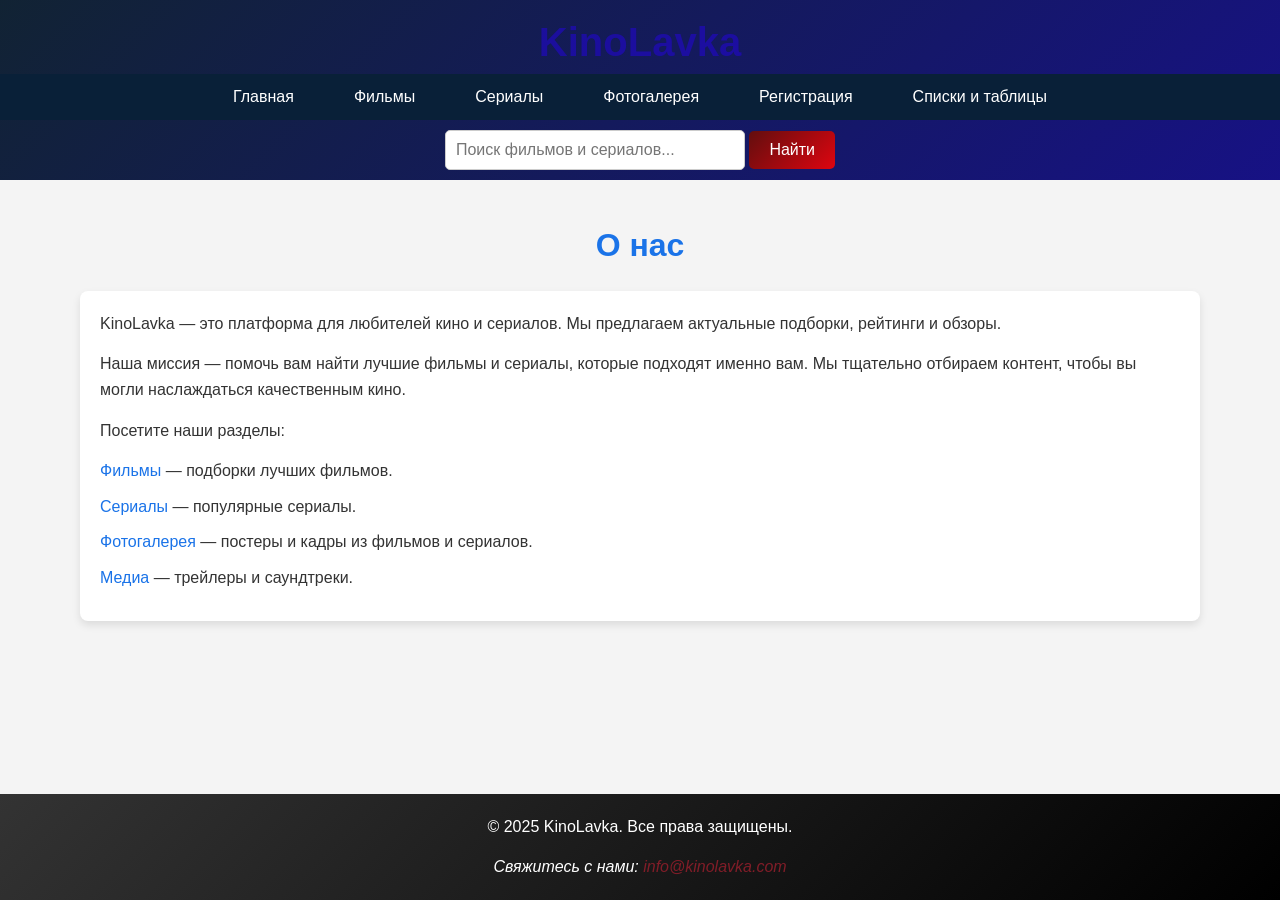
<file: about.html>
<!DOCTYPE html>
<html lang="ru">
<head>
    <meta charset="UTF-8">
    <meta name="viewport" content="width=device-width, initial-scale=1.0">
    <title>KinoLavka - О нас</title>
    <link rel="stylesheet" href="styles.css">
</head>
<body>
    <header>
        <h1>KinoLavka</h1>
        <nav>
            <ul>
                <li><a href="index.html">Главная</a></li>
                <li><a href="films.html">Фильмы</a></li>
                <li><a href="series.html">Сериалы</a></li>
                <li><a href="gallery.html">Фотогалерея</a></li>
                <li><a href="registration.html">Регистрация</a></li>
                <li><a href="lists-tables.html">Списки и таблицы</a></li>
            </ul>
        </nav>
        <div class="search">
            <input type="text" placeholder="Поиск фильмов и сериалов...">
            <button>Найти</button>
        </div>
    </header>

    <main>
        <h2>О нас</h2>
        <section class="about">
            <p>KinoLavka — это платформа для любителей кино и сериалов. Мы предлагаем актуальные подборки, рейтинги и обзоры.</p>
            <p>Наша миссия — помочь вам найти лучшие фильмы и сериалы, которые подходят именно вам. Мы тщательно отбираем контент, чтобы вы могли наслаждаться качественным кино.</p>
            <p>Посетите наши разделы:</p>
            <ul>
                <li><a href="films.html">Фильмы</a> — подборки лучших фильмов.</li>
                <li><a href="series.html">Сериалы</a> — популярные сериалы.</li>
                <li><a href="gallery.html">Фотогалерея</a> — постеры и кадры из фильмов и сериалов.</li>
                <li><a href="media.html">Медиа</a> — трейлеры и саундтреки.</li>
            </ul>
        </section>
    </main>

    <footer>
        <p>&copy; 2025 KinoLavka. Все права защищены.</p>
        <address>
            Свяжитесь с нами: <a href="mailto:info@kinolavka.com">info@kinolavka.com</a>
        </address>
    </footer>

<script>
        document.addEventListener('DOMContentLoaded', function() {
            // Общие обработчики для всех страниц
            
            // Анимация при наведении на навигационные ссылки
            const navLinks = document.querySelectorAll('nav ul li a');
            navLinks.forEach(link => {
                link.addEventListener('mouseenter', function() {
                    this.style.transform = 'scale(1.1)';
                });
                link.addEventListener('mouseleave', function() {
                    this.style.transform = 'scale(1)';
                });
            });
        
            // Обработка поиска
            const searchForm = document.querySelector('.search');
            if (searchForm) {
                searchForm.addEventListener('submit', function(e) {
                    e.preventDefault();
                    const query = this.querySelector('input').value.trim();
                    if (query) {
                        alert(`Вы искали: ${query}\nПоиск будет реализован в будущем!`);
                        this.querySelector('input').value = '';
                    }
                });
            }
        
            // Подсветка активной страницы в навигации
            const currentPage = location.pathname.split('/').pop();
            navLinks.forEach(link => {
                if (link.getAttribute('href') === currentPage) {
                    link.classList.add('active');
                    link.style.fontWeight = 'bold';
                }
            });
        
            // Анимация карточек фильмов/сериалов
            const cards = document.querySelectorAll('.card');
            cards.forEach(card => {
                card.addEventListener('mouseenter', function() {
                    this.style.transform = 'translateY(-10px)';
                    this.style.boxShadow = '0 10px 20px rgba(0,0,0,0.2)';
                });
                card.addEventListener('mouseleave', function() {
                    this.style.transform = 'translateY(0)';
                    this.style.boxShadow = '0 4px 8px rgba(0,0,0,0.1)';
                });
            });
        
            // Обработка кликов по карточкам
            cards.forEach(card => {
                card.addEventListener('click', function(e) {
                    if (!e.target.classList.contains('btn')) {
                        const link = this.querySelector('a.btn');
                        if (link) window.location.href = link.href;
                    }
                });
            });
        });
</script>
</body>
</html>
</file>
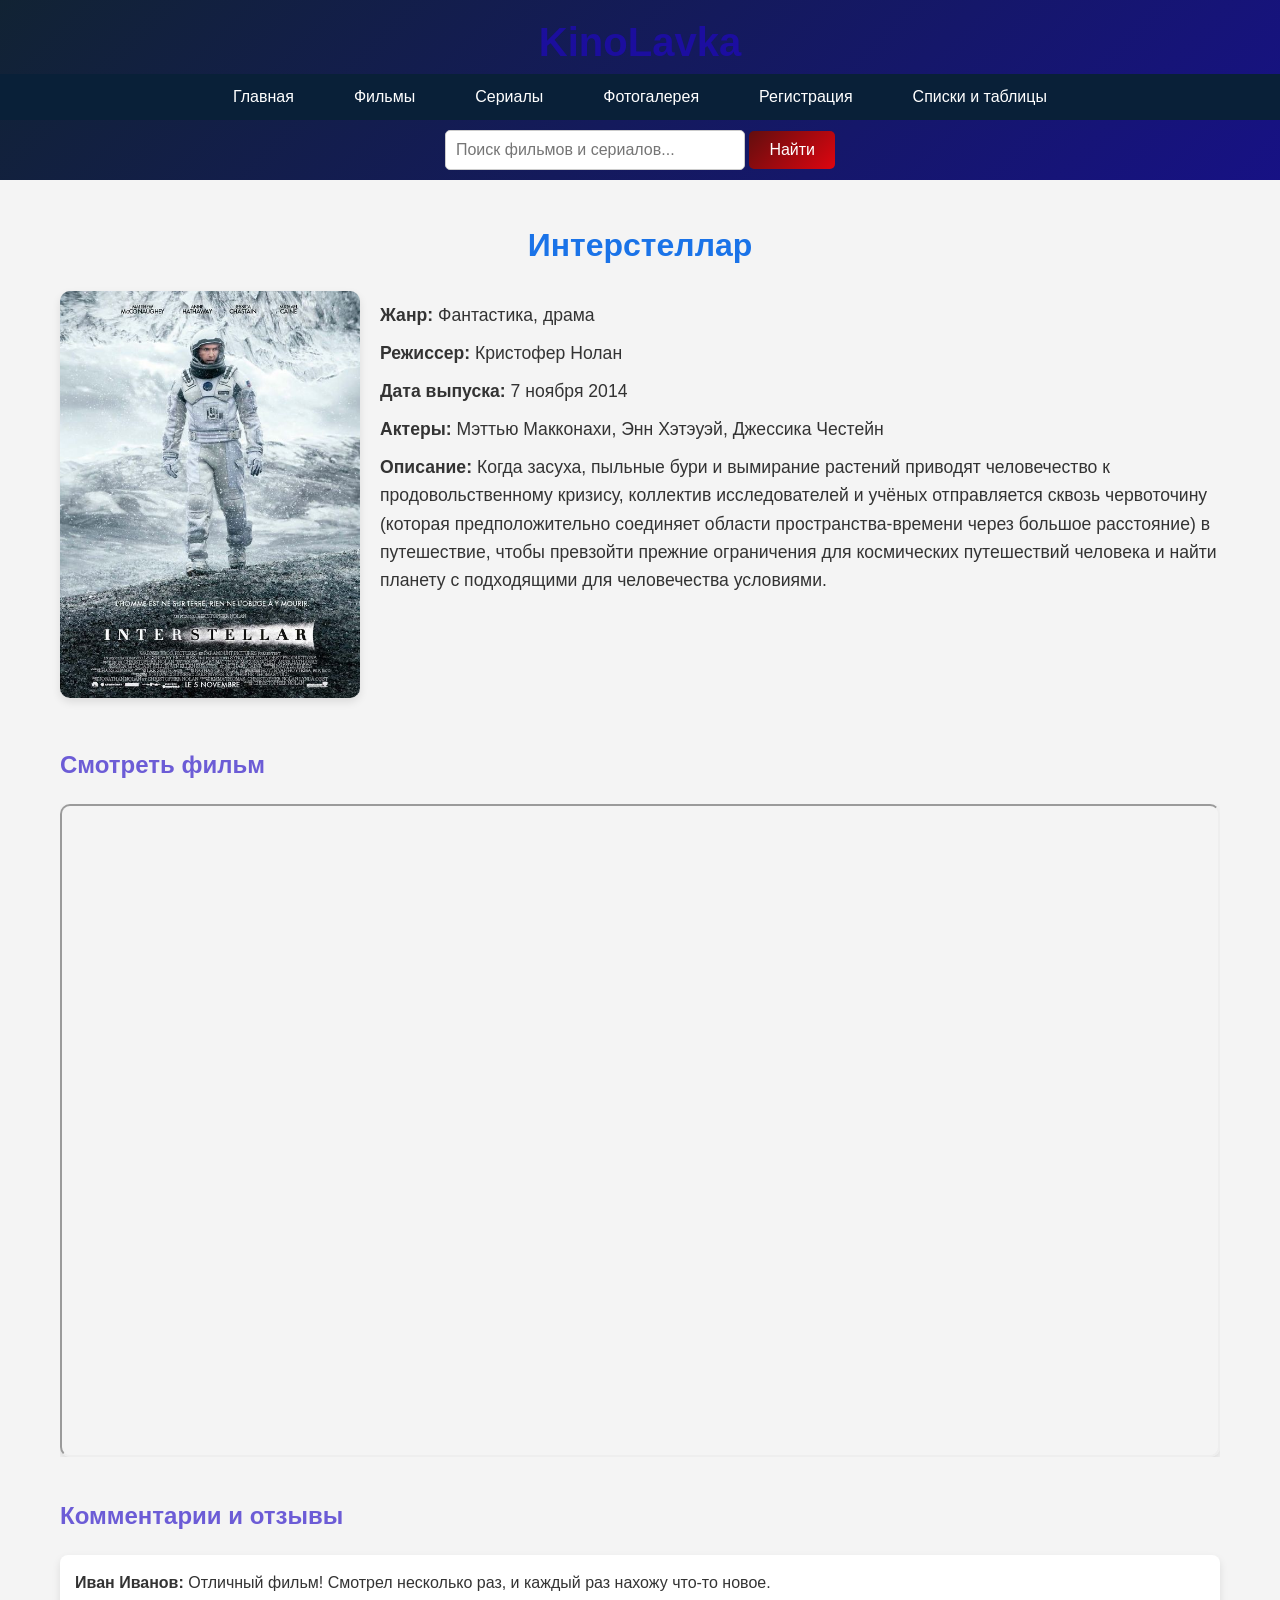
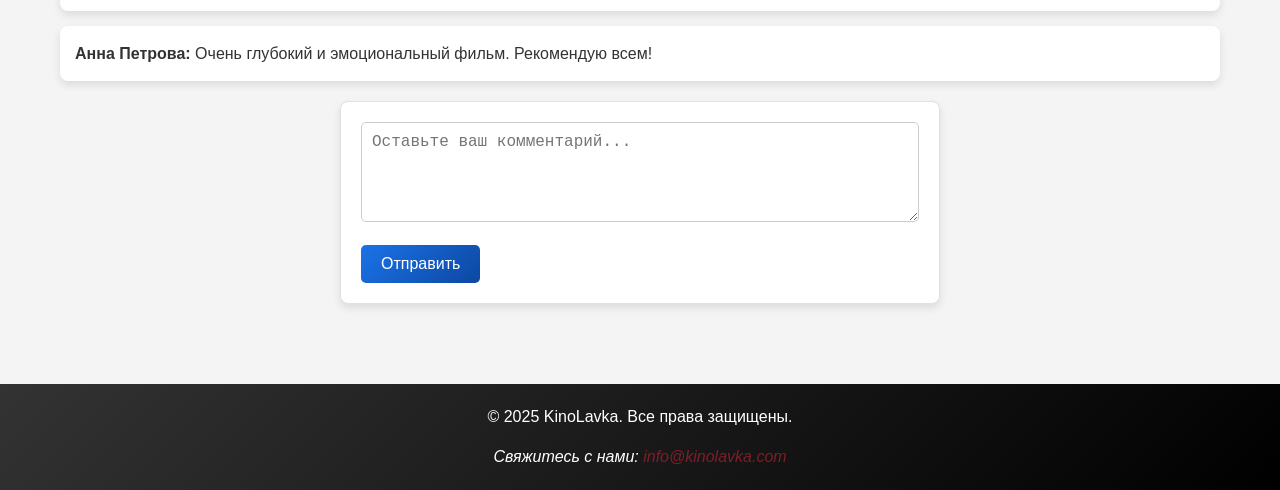
<file: film-interstellar.html>
<!DOCTYPE html>
<html lang="ru">
<head>
    <meta charset="UTF-8">
    <meta name="viewport" content="width=device-width, initial-scale=1.0">
    <title>KinoLavka - Интерстеллар</title>
    <link rel="stylesheet" href="styles.css">
</head>
<body>
    <header>
        <h1>KinoLavka</h1>
        <nav>
            <ul>
                <li><a href="index.html">Главная</a></li>
                <li><a href="films.html">Фильмы</a></li>
                <li><a href="series.html">Сериалы</a></li>
                <li><a href="gallery.html">Фотогалерея</a></li>
                <li><a href="registration.html">Регистрация</a></li>
                <li><a href="lists-tables.html">Списки и таблицы</a></li>
            </ul>
        </nav>
        <div class="search">
            <input type="text" placeholder="Поиск фильмов и сериалов...">
            <button>Найти</button>
        </div>
    </header>

    <main class="film-page">
        <h2>Интерстеллар</h2>
        <div class="film-details">
            <div class="film-poster">
                <img src="images/interstellar.jpg" alt="Интерстеллар" loading="lazy">
            </div>
            <div class="film-info">
                <p><strong>Жанр:</strong> Фантастика, драма</p>
                <p><strong>Режиссер:</strong> Кристофер Нолан</p>
                <p><strong>Дата выпуска:</strong> 7 ноября 2014</p>
                <p><strong>Актеры:</strong> Мэттью Макконахи, Энн Хэтэуэй, Джессика Честейн</p>
                <p><strong>Описание:</strong> Когда засуха, пыльные бури и вымирание растений приводят человечество к продовольственному кризису, коллектив исследователей и учёных отправляется сквозь червоточину (которая предположительно соединяет области пространства-времени через большое расстояние) в путешествие, чтобы превзойти прежние ограничения для космических путешествий человека и найти планету с подходящими для человечества условиями.</p>
            </div>
        </div>

        <div class="watch-film">
            <h3>Смотреть фильм</h3>
            <div class="video-container">
                <iframe 
                    src="https://www.youtube.com/embed/zSWdZVtXT7E" 
                    title="Интерстеллар" 
                    allow="accelerometer; autoplay; clipboard-write; encrypted-media; gyroscope; picture-in-picture" 
                    allowfullscreen>
                </iframe>
            </div>
        </div>

        <div class="comments">
            <h3>Комментарии и отзывы</h3>
            <div class="comment">
                <p><strong>Иван Иванов:</strong> Отличный фильм! Смотрел несколько раз, и каждый раз нахожу что-то новое.</p>
            </div>
            <div class="comment">
                <p><strong>Анна Петрова:</strong> Очень глубокий и эмоциональный фильм. Рекомендую всем!</p>
            </div>
            <form class="add-comment">
                <textarea placeholder="Оставьте ваш комментарий..." required></textarea>
                <button type="submit">Отправить</button>
            </form>
        </div>
    </main>

    <footer>
        <p>&copy; 2025 KinoLavka. Все права защищены.</p>
        <address>
            Свяжитесь с нами: <a href="mailto:info@kinolavka.com">info@kinolavka.com</a>
        </address>
    </footer>

<script>

// Обработка комментариев
const commentForm = document.querySelector('.add-comment');
if (commentForm) {
    commentForm.addEventListener('submit', function(e) {
        e.preventDefault();
        const text = this.querySelector('textarea').value.trim();
        if (text) {
            const commentsSection = document.querySelector('.comments');
            const newComment = document.createElement('div');
            newComment.className = 'comment';
            newComment.innerHTML = `<p><strong>Новый пользователь:</strong> ${text}</p>`;
            commentsSection.insertBefore(newComment, commentForm);
            this.querySelector('textarea').value = '';
            
            // Анимация нового комментария
            newComment.style.opacity = '0';
            setTimeout(() => {
                newComment.style.transition = 'opacity 0.5s ease';
                newComment.style.opacity = '1';
            }, 10);
        }
    });
}

// Обработка видео
const videoIframe = document.querySelector('.video-container iframe');
if (videoIframe) {
    videoIframe.addEventListener('mouseenter', function() {
        this.style.transform = 'scale(1.02)';
    });
    videoIframe.addEventListener('mouseleave', function() {
        this.style.transform = 'scale(1)';
    });
}

        document.addEventListener('DOMContentLoaded', function() {
            // Общие обработчики для всех страниц
            
            // Анимация при наведении на навигационные ссылки
            const navLinks = document.querySelectorAll('nav ul li a');
            navLinks.forEach(link => {
                link.addEventListener('mouseenter', function() {
                    this.style.transform = 'scale(1.1)';
                });
                link.addEventListener('mouseleave', function() {
                    this.style.transform = 'scale(1)';
                });
            });
        
            // Обработка поиска
            const searchForm = document.querySelector('.search');
            if (searchForm) {
                searchForm.addEventListener('submit', function(e) {
                    e.preventDefault();
                    const query = this.querySelector('input').value.trim();
                    if (query) {
                        alert(`Вы искали: ${query}\nПоиск будет реализован в будущем!`);
                        this.querySelector('input').value = '';
                    }
                });
            }
        
            // Подсветка активной страницы в навигации
            const currentPage = location.pathname.split('/').pop();
            navLinks.forEach(link => {
                if (link.getAttribute('href') === currentPage) {
                    link.classList.add('active');
                    link.style.fontWeight = 'bold';
                }
            });
        
            // Анимация карточек фильмов/сериалов
            const cards = document.querySelectorAll('.card');
            cards.forEach(card => {
                card.addEventListener('mouseenter', function() {
                    this.style.transform = 'translateY(-10px)';
                    this.style.boxShadow = '0 10px 20px rgba(0,0,0,0.2)';
                });
                card.addEventListener('mouseleave', function() {
                    this.style.transform = 'translateY(0)';
                    this.style.boxShadow = '0 4px 8px rgba(0,0,0,0.1)';
                });
            });
        
            // Обработка кликов по карточкам
            cards.forEach(card => {
                card.addEventListener('click', function(e) {
                    if (!e.target.classList.contains('btn')) {
                        const link = this.querySelector('a.btn');
                        if (link) window.location.href = link.href;
                    }
                });
            });
        });
</script>
</body>
</html>
</file>
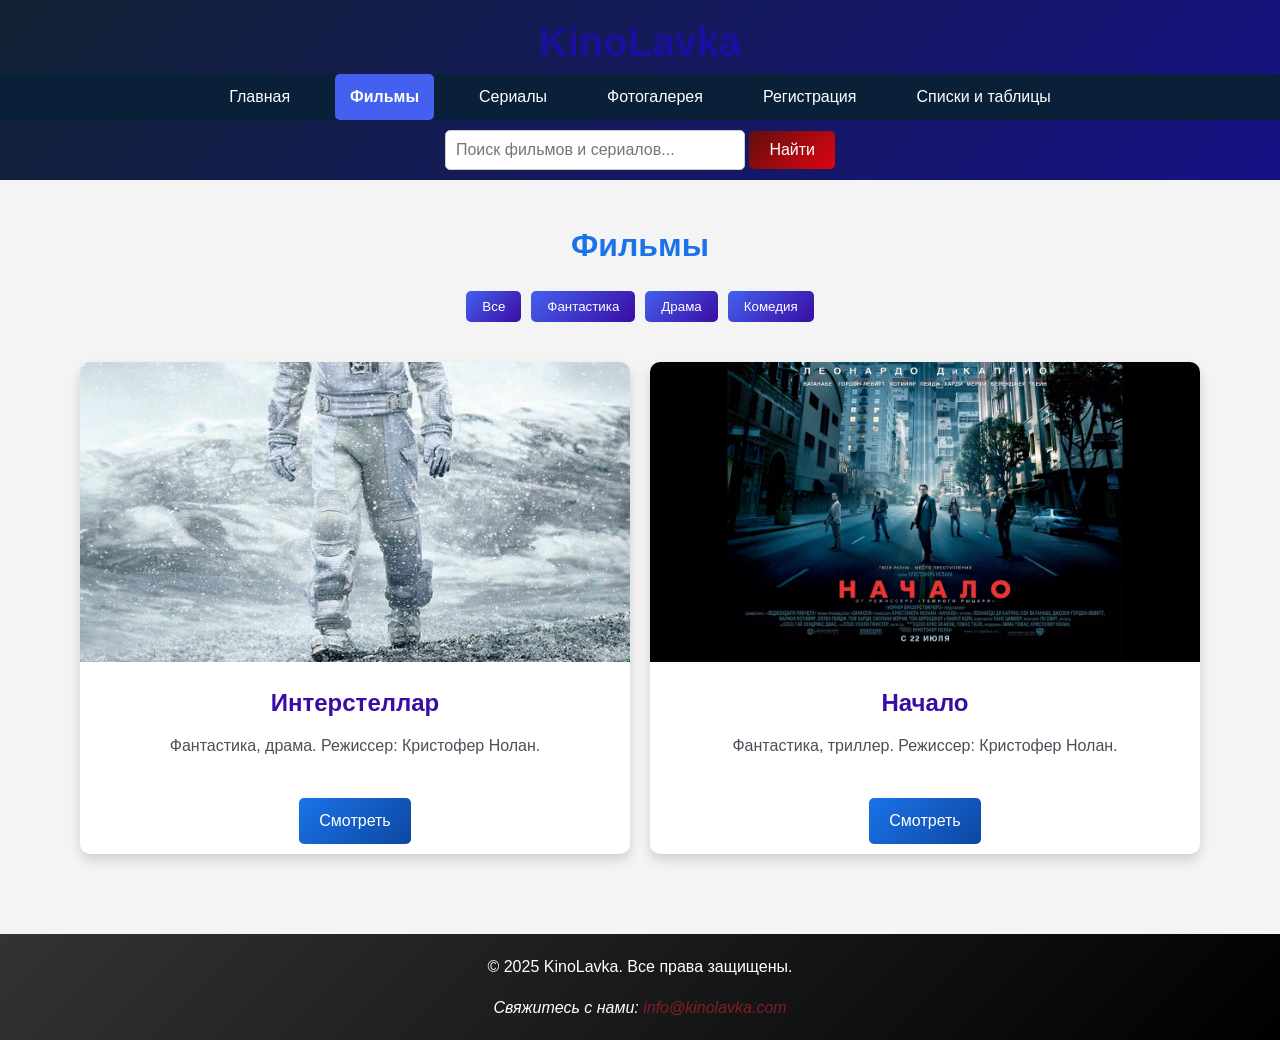
<file: films.html>
<!DOCTYPE html>
<html lang="ru">
<head>
    <meta charset="UTF-8">
    <meta name="viewport" content="width=device-width, initial-scale=1.0">
    <title>KinoLavka - Фильмы</title>
    <link rel="stylesheet" href="styles.css">
</head>
<body>
    <header>
        <h1>KinoLavka</h1>
        <nav>
            <ul>
                <li><a href="index.html">Главная</a></li>
                <li><a href="films.html">Фильмы</a></li>
                <li><a href="series.html">Сериалы</a></li>
                <li><a href="gallery.html">Фотогалерея</a></li>
                <li><a href="registration.html">Регистрация</a></li>
                <li><a href="lists-tables.html">Списки и таблицы</a></li>
            </ul>
        </nav>
        <div class="search">
            <input type="text" placeholder="Поиск фильмов и сериалов...">
            <button>Найти</button>
        </div>
    </header>

    <main>
        <h2>Фильмы</h2>
        <div class="grid">
            <!-- Карточка фильма "Интерстеллар" -->
            <div class="card">
                <img src="images/interstellar.jpg" alt="Интерстеллар" loading="lazy">
                <h3>Интерстеллар</h3>
                <p>Фантастика, драма. Режиссер: Кристофер Нолан.</p>
                <a href="film-interstellar.html" class="btn">Смотреть</a>
            </div>

            <!-- Карточка фильма "Начало" -->
            <div class="card">
                <img src="images/inception.jpg" alt="Начало" loading="lazy">
                <h3>Начало</h3>
                <p>Фантастика, триллер. Режиссер: Кристофер Нолан.</p>
                <a href="film-inception.html" class="btn">Смотреть</a>
            </div>

            <!-- Добавьте больше фильмов -->
        </div>
    </main>

    <footer>
        <p>&copy; 2025 KinoLavka. Все права защищены.</p>
        <address>
            Свяжитесь с нами: <a href="mailto:info@kinolavka.com">info@kinolavka.com</a>
        </address>
    </footer>

<script>

// Фильтрация по жанру
const filterButtons = document.createElement('div');
filterButtons.className = 'filter-buttons';
filterButtons.innerHTML = `
    <button data-genre="all">Все</button>
    <button data-genre="fantasy">Фантастика</button>
    <button data-genre="drama">Драма</button>
    <button data-genre="comedy">Комедия</button>
`;

const main = document.querySelector('main');
if (main) {
    main.insertBefore(filterButtons, main.querySelector('.grid'));

    document.querySelectorAll('.filter-buttons button').forEach(btn => {
        btn.addEventListener('click', function() {
            const genre = this.dataset.genre;
            document.querySelectorAll('.card').forEach(card => {
                card.style.display = genre === 'all' || card.querySelector('p').textContent.includes(genre) ? 
                    'block' : 'none';
            });
        });
    });
}

        document.addEventListener('DOMContentLoaded', function() {
            // Общие обработчики для всех страниц
            
            // Анимация при наведении на навигационные ссылки
            const navLinks = document.querySelectorAll('nav ul li a');
            navLinks.forEach(link => {
                link.addEventListener('mouseenter', function() {
                    this.style.transform = 'scale(1.1)';
                });
                link.addEventListener('mouseleave', function() {
                    this.style.transform = 'scale(1)';
                });
            });
        
            // Обработка поиска
            const searchForm = document.querySelector('.search');
            if (searchForm) {
                searchForm.addEventListener('submit', function(e) {
                    e.preventDefault();
                    const query = this.querySelector('input').value.trim();
                    if (query) {
                        alert(`Вы искали: ${query}\nПоиск будет реализован в будущем!`);
                        this.querySelector('input').value = '';
                    }
                });
            }
        
            // Подсветка активной страницы в навигации
            const currentPage = location.pathname.split('/').pop();
            navLinks.forEach(link => {
                if (link.getAttribute('href') === currentPage) {
                    link.classList.add('active');
                    link.style.fontWeight = 'bold';
                }
            });
        
            // Анимация карточек фильмов/сериалов
            const cards = document.querySelectorAll('.card');
            cards.forEach(card => {
                card.addEventListener('mouseenter', function() {
                    this.style.transform = 'translateY(-10px)';
                    this.style.boxShadow = '0 10px 20px rgba(0,0,0,0.2)';
                });
                card.addEventListener('mouseleave', function() {
                    this.style.transform = 'translateY(0)';
                    this.style.boxShadow = '0 4px 8px rgba(0,0,0,0.1)';
                });
            });
        
            // Обработка кликов по карточкам
            cards.forEach(card => {
                card.addEventListener('click', function(e) {
                    if (!e.target.classList.contains('btn')) {
                        const link = this.querySelector('a.btn');
                        if (link) window.location.href = link.href;
                    }
                });
            });
        });
</script>    
</body>
</html>
</file>
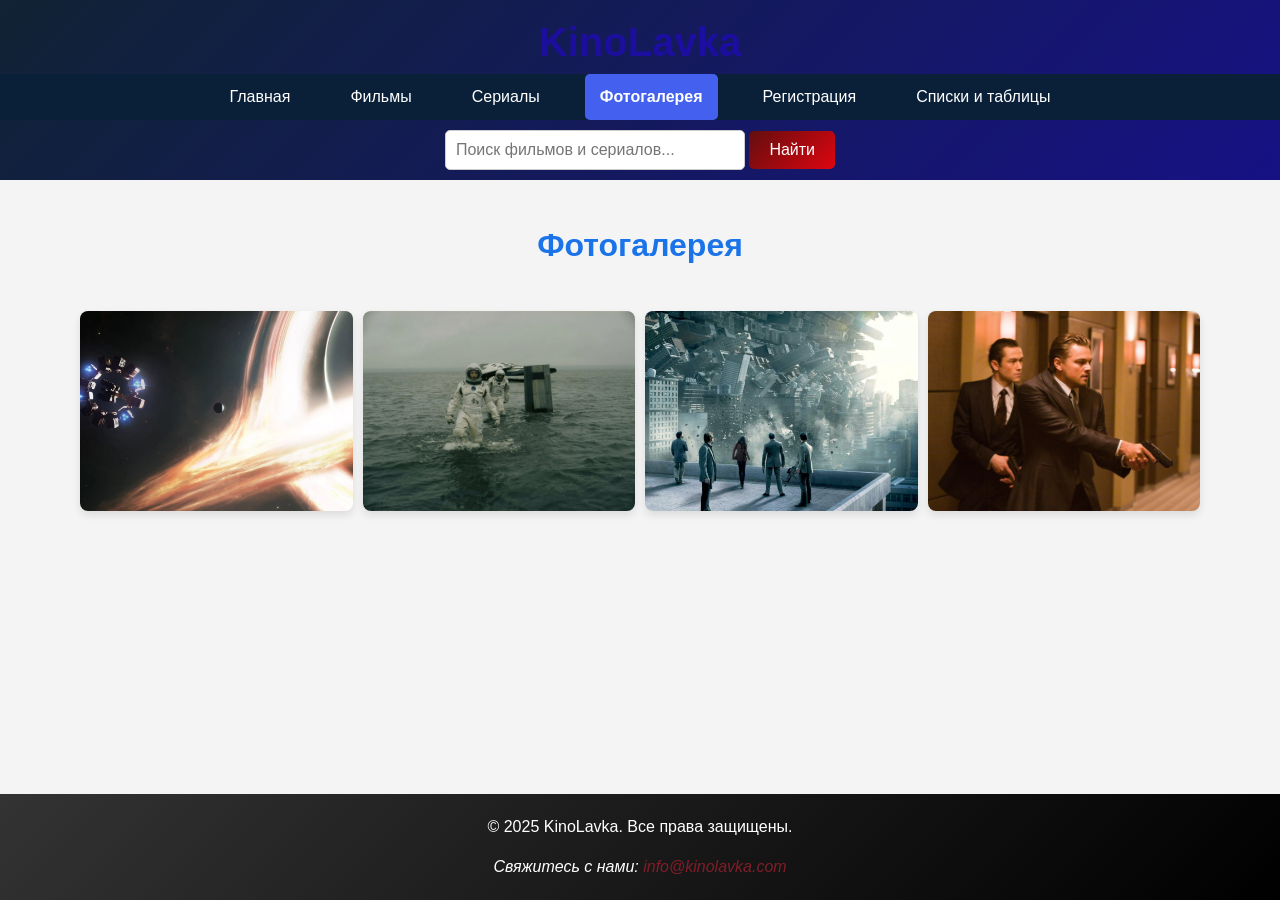
<file: gallery.html>
<!DOCTYPE html>
<html lang="ru">
<head>
    <meta charset="UTF-8">
    <meta name="viewport" content="width=device-width, initial-scale=1.0">
    <title>KinoLavka - Фотогалерея</title>
    <link rel="stylesheet" href="styles.css">
</head>
<body>
    <header>
        <h1>KinoLavka</h1>
        <nav>
            <ul>
                <li><a href="index.html">Главная</a></li>
                <li><a href="films.html">Фильмы</a></li>
                <li><a href="series.html">Сериалы</a></li>
                <li><a href="gallery.html">Фотогалерея</a></li>
                <li><a href="registration.html">Регистрация</a></li>
                <li><a href="lists-tables.html">Списки и таблицы</a></li>
            </ul>
        </nav>
        <div class="search">
            <input type="text" placeholder="Поиск фильмов и сериалов...">
            <button>Найти</button>
        </div>
    </header>

    <main>
        <h2>Фотогалерея</h2>
        <div class="gallery">
            <img src="images/gallery1.jpg" alt="Кадр из фильма Интерстеллар" loading="lazy">
            <img src="images/gallery2.jpg" alt="Кадр из фильма Интерстеллар" loading="lazy">
            <img src="images/gallery3.jpg" alt="Кадр из фильма Начало" loading="lazy">
            <img src="images/gallery4.jpg" alt="Кадр из фильма Начало" loading="lazy">
        </div>
    </main>

    <footer>
        <p>&copy; 2025 KinoLavka. Все права защищены.</p>
        <address>
            Свяжитесь с нами: <a href="mailto:info@kinolavka.com">info@kinolavka.com</a>
        </address>
    </footer>

<script>

// Модальное окно для изображений
const galleryImages = document.querySelectorAll('.gallery img');
galleryImages.forEach(img => {
    img.style.cursor = 'pointer';
    img.addEventListener('click', function() {
        const modal = document.createElement('div');
        modal.style.position = 'fixed';
        modal.style.top = '0';
        modal.style.left = '0';
        modal.style.width = '100%';
        modal.style.height = '100%';
        modal.style.backgroundColor = 'rgba(0,0,0,0.9)';
        modal.style.display = 'flex';
        modal.style.justifyContent = 'center';
        modal.style.alignItems = 'center';
        modal.style.zIndex = '1000';
        
        const modalImg = document.createElement('img');
        modalImg.src = this.src;
        modalImg.style.maxWidth = '90%';
        modalImg.style.maxHeight = '90%';
        
        modal.appendChild(modalImg);
        document.body.appendChild(modal);
        
        modal.addEventListener('click', function() {
            document.body.removeChild(modal);
        });
    });
});

        document.addEventListener('DOMContentLoaded', function() {
            // Общие обработчики для всех страниц
            
            // Анимация при наведении на навигационные ссылки
            const navLinks = document.querySelectorAll('nav ul li a');
            navLinks.forEach(link => {
                link.addEventListener('mouseenter', function() {
                    this.style.transform = 'scale(1.1)';
                });
                link.addEventListener('mouseleave', function() {
                    this.style.transform = 'scale(1)';
                });
            });
        
            // Обработка поиска
            const searchForm = document.querySelector('.search');
            if (searchForm) {
                searchForm.addEventListener('submit', function(e) {
                    e.preventDefault();
                    const query = this.querySelector('input').value.trim();
                    if (query) {
                        alert(`Вы искали: ${query}\nПоиск будет реализован в будущем!`);
                        this.querySelector('input').value = '';
                    }
                });
            }
        
            // Подсветка активной страницы в навигации
            const currentPage = location.pathname.split('/').pop();
            navLinks.forEach(link => {
                if (link.getAttribute('href') === currentPage) {
                    link.classList.add('active');
                    link.style.fontWeight = 'bold';
                }
            });
        
            // Анимация карточек фильмов/сериалов
            const cards = document.querySelectorAll('.card');
            cards.forEach(card => {
                card.addEventListener('mouseenter', function() {
                    this.style.transform = 'translateY(-10px)';
                    this.style.boxShadow = '0 10px 20px rgba(0,0,0,0.2)';
                });
                card.addEventListener('mouseleave', function() {
                    this.style.transform = 'translateY(0)';
                    this.style.boxShadow = '0 4px 8px rgba(0,0,0,0.1)';
                });
            });
        
            // Обработка кликов по карточкам
            cards.forEach(card => {
                card.addEventListener('click', function(e) {
                    if (!e.target.classList.contains('btn')) {
                        const link = this.querySelector('a.btn');
                        if (link) window.location.href = link.href;
                    }
                });
            });
        });
</script>
</body>
</html>
</file>
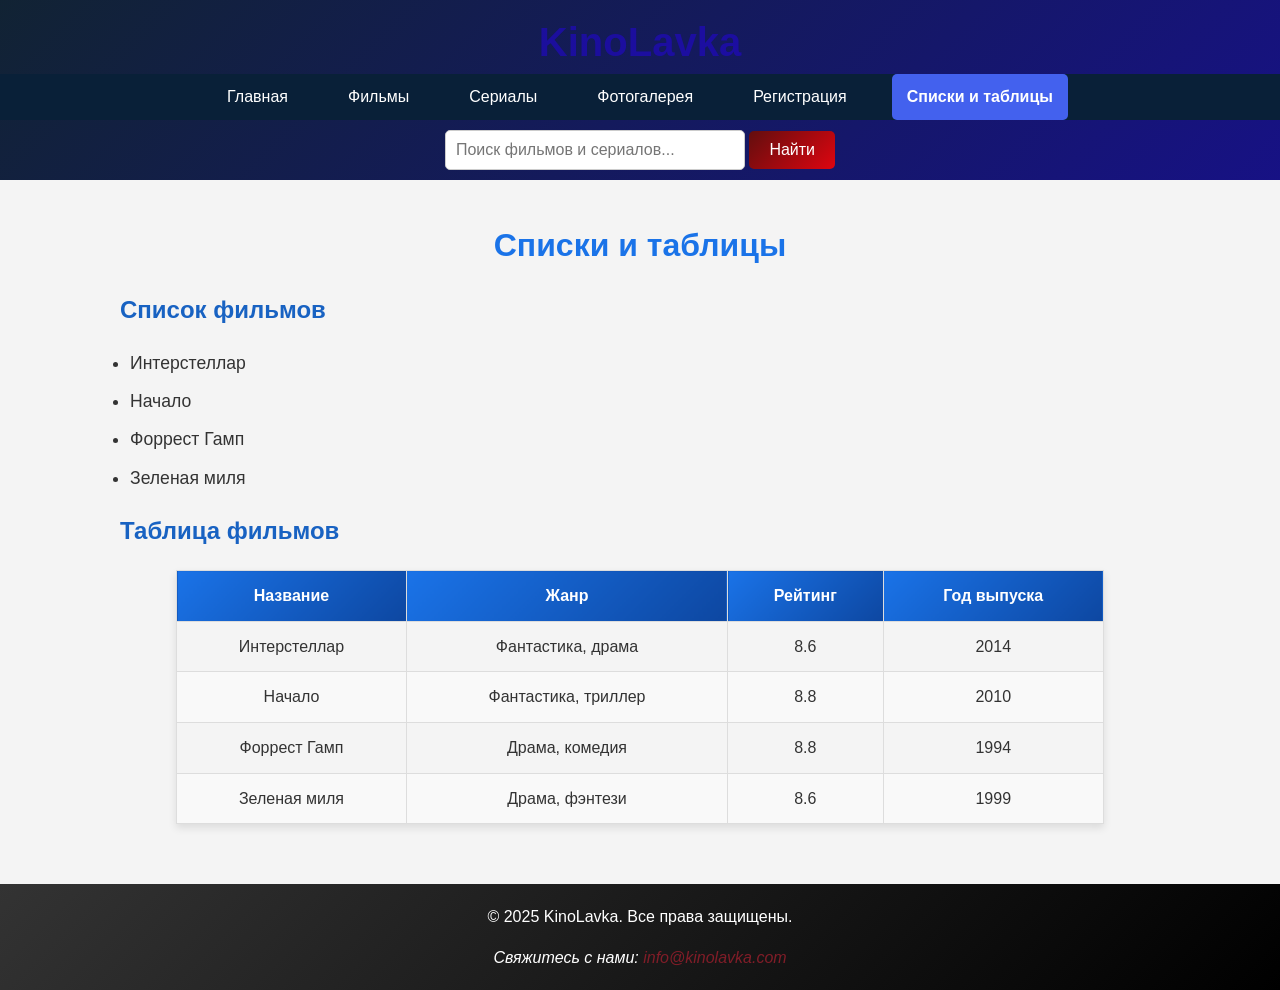
<file: lists-tables.html>
<!DOCTYPE html>
<html lang="ru">
<head>
    <meta charset="UTF-8">
    <meta name="viewport" content="width=device-width, initial-scale=1.0">
    <title>KinoLavka - Списки и таблицы</title>
    <link rel="stylesheet" href="styles.css">
</head>
<body>
    <header>
        <h1>KinoLavka</h1>
        <nav>
            <ul>
                <li><a href="index.html">Главная</a></li>
                <li><a href="films.html">Фильмы</a></li>
                <li><a href="series.html">Сериалы</a></li>
                <li><a href="gallery.html">Фотогалерея</a></li>
                <li><a href="registration.html">Регистрация</a></li>
                <li><a href="lists-tables.html">Списки и таблицы</a></li>
            </ul>
        </nav>
        <div class="search">
            <input type="text" placeholder="Поиск фильмов и сериалов...">
            <button>Найти</button>
        </div>
    </header>

    <main>
        <h2>Списки и таблицы</h2>
        <section class="lists-tables-section">
            <h3>Список фильмов</h3>
            <ul class="styled-list">
                <li>Интерстеллар</li>
                <li>Начало</li>
                <li>Форрест Гамп</li>
                <li>Зеленая миля</li>
            </ul>
        </section>

        <section class="lists-tables-section">
            <h3>Таблица фильмов</h3>
            <table>
                <thead>
                    <tr>
                        <th>Название</th>
                        <th>Жанр</th>
                        <th>Рейтинг</th>
                        <th>Год выпуска</th>
                    </tr>
                </thead>
                <tbody>
                    <tr>
                        <td>Интерстеллар</td>
                        <td>Фантастика, драма</td>
                        <td>8.6</td>
                        <td>2014</td>
                    </tr>
                    <tr>
                        <td>Начало</td>
                        <td>Фантастика, триллер</td>
                        <td>8.8</td>
                        <td>2010</td>
                    </tr>
                    <tr>
                        <td>Форрест Гамп</td>
                        <td>Драма, комедия</td>
                        <td>8.8</td>
                        <td>1994</td>
                    </tr>
                    <tr>
                        <td>Зеленая миля</td>
                        <td>Драма, фэнтези</td>
                        <td>8.6</td>
                        <td>1999</td>
                    </tr>
                </tbody>
            </table>
        </section>
    </main>

    <footer>
        <p>&copy; 2025 KinoLavka. Все права защищены.</p>
        <address>
            Свяжитесь с нами: <a href="mailto:info@kinolavka.com">info@kinolavka.com</a>
        </address>
    </footer>

<script>

// Сортировка таблицы
const table = document.querySelector('table');
if (table) {
    const headers = table.querySelectorAll('th');
    headers.forEach((header, index) => {
        if (index > 0) { // Не сортируем первый столбец (Жанр)
            header.style.cursor = 'pointer';
            header.addEventListener('click', function() {
                sortTable(index);
            });
        }
    });
}

function sortTable(column) {
    const table = document.querySelector('table');
    const tbody = table.querySelector('tbody');
    const rows = Array.from(tbody.querySelectorAll('tr'));
    
    rows.sort((a, b) => {
        const aText = a.querySelectorAll('td')[column].textContent;
        const bText = b.querySelectorAll('td')[column].textContent;
        
        // Проверяем, является ли значение числом
        const aValue = isNaN(aText) ? aText : parseFloat(aText);
        const bValue = isNaN(bText) ? bText : parseFloat(bText);
        
        return aValue > bValue ? 1 : -1;
    });
    
    // Очищаем и пересобираем таблицу
    while (tbody.firstChild) {
        tbody.removeChild(tbody.firstChild);
    }
    
    rows.forEach(row => {
        tbody.appendChild(row);
    });
}

        document.addEventListener('DOMContentLoaded', function() {
            // Общие обработчики для всех страниц
            
            // Анимация при наведении на навигационные ссылки
            const navLinks = document.querySelectorAll('nav ul li a');
            navLinks.forEach(link => {
                link.addEventListener('mouseenter', function() {
                    this.style.transform = 'scale(1.1)';
                });
                link.addEventListener('mouseleave', function() {
                    this.style.transform = 'scale(1)';
                });
            });
        
            // Обработка поиска
            const searchForm = document.querySelector('.search');
            if (searchForm) {
                searchForm.addEventListener('submit', function(e) {
                    e.preventDefault();
                    const query = this.querySelector('input').value.trim();
                    if (query) {
                        alert(`Вы искали: ${query}\nПоиск будет реализован в будущем!`);
                        this.querySelector('input').value = '';
                    }
                });
            }
        
            // Подсветка активной страницы в навигации
            const currentPage = location.pathname.split('/').pop();
            navLinks.forEach(link => {
                if (link.getAttribute('href') === currentPage) {
                    link.classList.add('active');
                    link.style.fontWeight = 'bold';
                }
            });
        
            // Анимация карточек фильмов/сериалов
            const cards = document.querySelectorAll('.card');
            cards.forEach(card => {
                card.addEventListener('mouseenter', function() {
                    this.style.transform = 'translateY(-10px)';
                    this.style.boxShadow = '0 10px 20px rgba(0,0,0,0.2)';
                });
                card.addEventListener('mouseleave', function() {
                    this.style.transform = 'translateY(0)';
                    this.style.boxShadow = '0 4px 8px rgba(0,0,0,0.1)';
                });
            });
        
            // Обработка кликов по карточкам
            cards.forEach(card => {
                card.addEventListener('click', function(e) {
                    if (!e.target.classList.contains('btn')) {
                        const link = this.querySelector('a.btn');
                        if (link) window.location.href = link.href;
                    }
                });
            });
        });
</script>
</body>
</html>
</file>
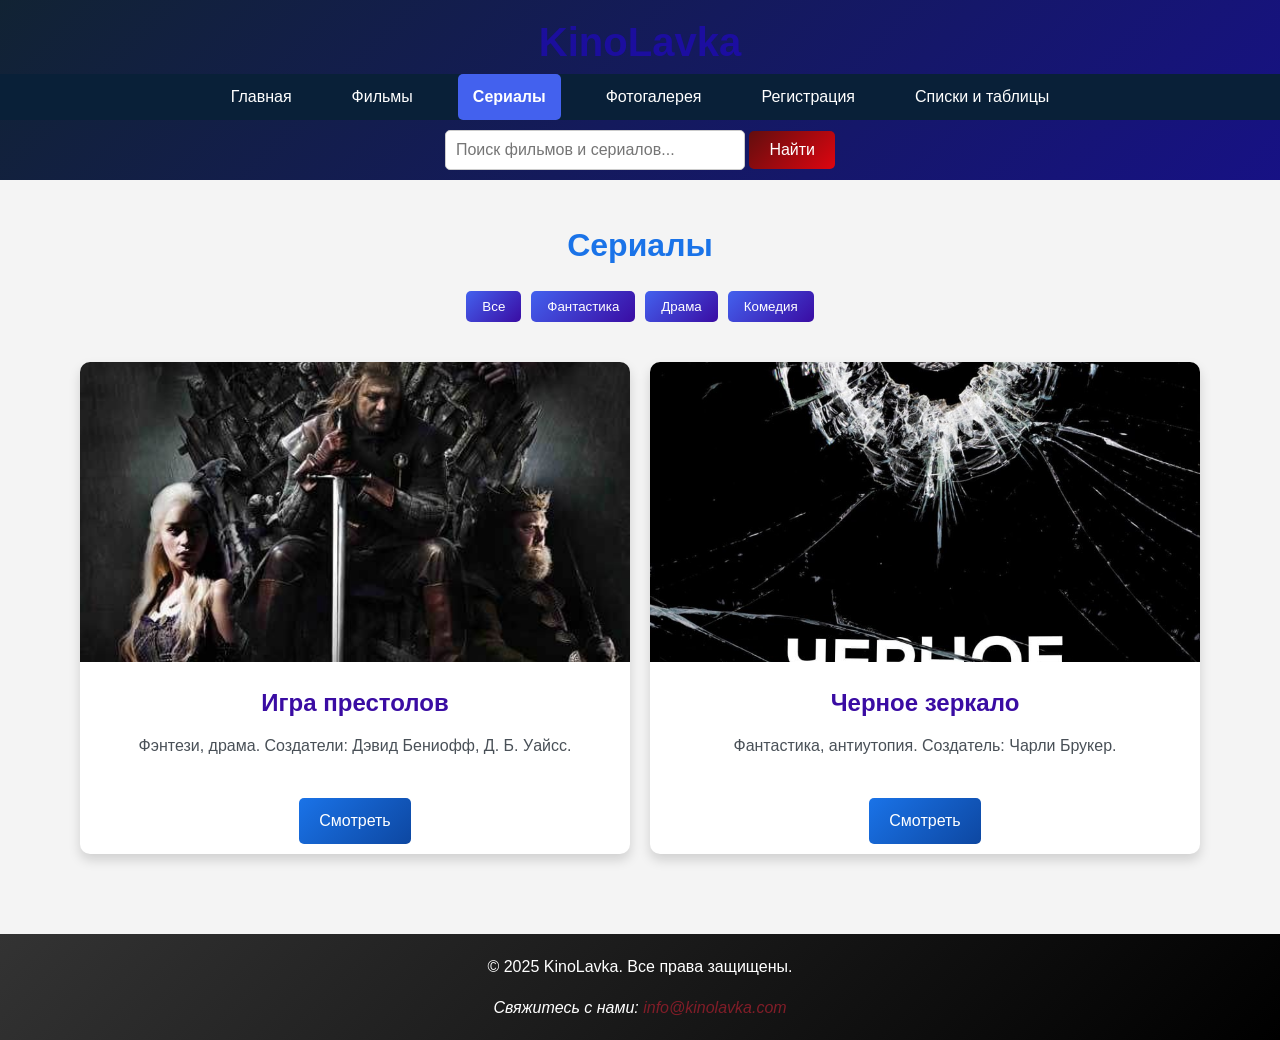
<file: series.html>
<!DOCTYPE html>
<html lang="ru">
<head>
    <meta charset="UTF-8">
    <meta name="viewport" content="width=device-width, initial-scale=1.0">
    <title>KinoLavka - Сериалы</title>
    <link rel="stylesheet" href="styles.css">
</head>
<body>
    <header>
        <h1>KinoLavka</h1>
        <nav>
            <ul>
                <li><a href="index.html">Главная</a></li>
                <li><a href="films.html">Фильмы</a></li>
                <li><a href="series.html">Сериалы</a></li>
                <li><a href="gallery.html">Фотогалерея</a></li>
                <li><a href="registration.html">Регистрация</a></li>
                <li><a href="lists-tables.html">Списки и таблицы</a></li>
            </ul>
        </nav>
        <div class="search">
            <input type="text" placeholder="Поиск фильмов и сериалов...">
            <button>Найти</button>
        </div>
    </header>

    <main>
        <h2>Сериалы</h2>
        <div class="grid">
            <!-- Карточка сериала "Игра престолов" -->
            <div class="card">
                <img src="images/got.jpg" alt="Игра престолов" loading="lazy">
                <h3>Игра престолов</h3>
                <p>Фэнтези, драма. Создатели: Дэвид Бениофф, Д. Б. Уайсс.</p>
                <a href="series-got.html" class="btn">Смотреть</a>
            </div>

            <!-- Карточка сериала "Черное зеркало" -->
            <div class="card">
                <img src="images/black-mirror.jpg" alt="Черное зеркало" loading="lazy">
                <h3>Черное зеркало</h3>
                <p>Фантастика, антиутопия. Создатель: Чарли Брукер.</p>
                <a href="series-black-mirror.html" class="btn">Смотреть</a>
            </div>

            <!-- Добавьте больше сериалов -->
        </div>
    </main>

    <footer>
        <p>&copy; 2025 KinoLavka. Все права защищены.</p>
        <address>
            Свяжитесь с нами: <a href="mailto:info@kinolavka.com">info@kinolavka.com</a>
        </address>
    </footer>

<script>

// Фильтрация по жанру
const filterButtons = document.createElement('div');
filterButtons.className = 'filter-buttons';
filterButtons.innerHTML = `
    <button data-genre="all">Все</button>
    <button data-genre="fantasy">Фантастика</button>
    <button data-genre="drama">Драма</button>
    <button data-genre="comedy">Комедия</button>
`;

const main = document.querySelector('main');
if (main) {
    main.insertBefore(filterButtons, main.querySelector('.grid'));

    document.querySelectorAll('.filter-buttons button').forEach(btn => {
        btn.addEventListener('click', function() {
            const genre = this.dataset.genre;
            document.querySelectorAll('.card').forEach(card => {
                card.style.display = genre === 'all' || card.querySelector('p').textContent.includes(genre) ? 
                    'block' : 'none';
            });
        });
    });
}

        document.addEventListener('DOMContentLoaded', function() {
            // Общие обработчики для всех страниц
            
            // Анимация при наведении на навигационные ссылки
            const navLinks = document.querySelectorAll('nav ul li a');
            navLinks.forEach(link => {
                link.addEventListener('mouseenter', function() {
                    this.style.transform = 'scale(1.1)';
                });
                link.addEventListener('mouseleave', function() {
                    this.style.transform = 'scale(1)';
                });
            });
        
            // Обработка поиска
            const searchForm = document.querySelector('.search');
            if (searchForm) {
                searchForm.addEventListener('submit', function(e) {
                    e.preventDefault();
                    const query = this.querySelector('input').value.trim();
                    if (query) {
                        alert(`Вы искали: ${query}\nПоиск будет реализован в будущем!`);
                        this.querySelector('input').value = '';
                    }
                });
            }
        
            // Подсветка активной страницы в навигации
            const currentPage = location.pathname.split('/').pop();
            navLinks.forEach(link => {
                if (link.getAttribute('href') === currentPage) {
                    link.classList.add('active');
                    link.style.fontWeight = 'bold';
                }
            });
        
            // Анимация карточек фильмов/сериалов
            const cards = document.querySelectorAll('.card');
            cards.forEach(card => {
                card.addEventListener('mouseenter', function() {
                    this.style.transform = 'translateY(-10px)';
                    this.style.boxShadow = '0 10px 20px rgba(0,0,0,0.2)';
                });
                card.addEventListener('mouseleave', function() {
                    this.style.transform = 'translateY(0)';
                    this.style.boxShadow = '0 4px 8px rgba(0,0,0,0.1)';
                });
            });
        
            // Обработка кликов по карточкам
            cards.forEach(card => {
                card.addEventListener('click', function(e) {
                    if (!e.target.classList.contains('btn')) {
                        const link = this.querySelector('a.btn');
                        if (link) window.location.href = link.href;
                    }
                });
            });
        });
</script>
</body>
</html>
</file>
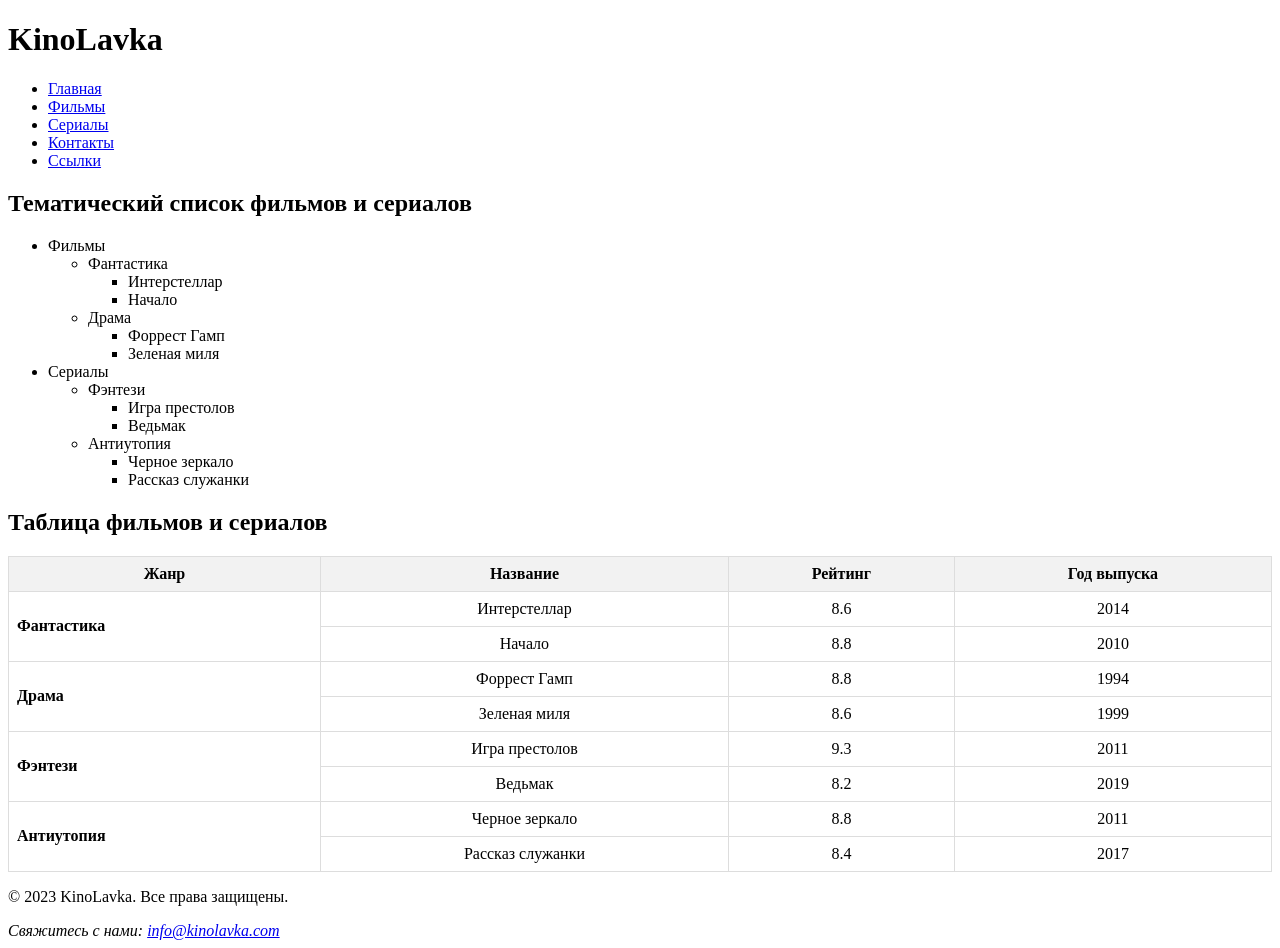
<file: table.html>
<!DOCTYPE html>
<html lang="ru">
<head>
    <meta charset="UTF-8">
    <meta name="viewport" content="width=device-width, initial-scale=1.0">
    <title>KinoLavka - Списки и таблицы</title>
    <style>
        table {
            width: 100%;
            border-collapse: collapse;
            margin-top: 20px;
        }
        th, td {
            border: 1px solid #ddd;
            padding: 8px;
            text-align: center;
        }
        th {
            background-color: #f2f2f2;
        }
        .genre {
            text-align: left;
            font-weight: bold;
        }
    </style>
</head>
<body>
    <header>
        <h1>KinoLavka</h1>
        <nav>
            <ul>
                <li><a href="index.html">Главная</a></li>
                <li><a href="films.html">Фильмы</a></li>
                <li><a href="series.html">Сериалы</a></li>
                <li><a href="contacts.html">Контакты</a></li>
                <li><a href="links.html">Ссылки</a></li>
            </ul>
        </nav>
    </header>

    <main>
        <h2>Тематический список фильмов и сериалов</h2>
        <ul>
            <li>Фильмы
                <ul>
                    <li>Фантастика
                        <ul>
                            <li>Интерстеллар</li>
                            <li>Начало</li>
                        </ul>
                    </li>
                    <li>Драма
                        <ul>
                            <li>Форрест Гамп</li>
                            <li>Зеленая миля</li>
                        </ul>
                    </li>
                </ul>
            </li>
            <li>Сериалы
                <ul>
                    <li>Фэнтези
                        <ul>
                            <li>Игра престолов</li>
                            <li>Ведьмак</li>
                        </ul>
                    </li>
                    <li>Антиутопия
                        <ul>
                            <li>Черное зеркало</li>
                            <li>Рассказ служанки</li>
                        </ul>
                    </li>
                </ul>
            </li>
        </ul>

        <h2>Таблица фильмов и сериалов</h2>
        <table>
            <thead>
                <tr>
                    <th>Жанр</th>
                    <th>Название</th>
                    <th>Рейтинг</th>
                    <th>Год выпуска</th>
                </tr>
            </thead>
            <tbody>
                <tr>
                    <td rowspan="2" class="genre">Фантастика</td>
                    <td>Интерстеллар</td>
                    <td>8.6</td>
                    <td>2014</td>
                </tr>
                <tr>
                    <td>Начало</td>
                    <td>8.8</td>
                    <td>2010</td>
                </tr>
                <tr>
                    <td rowspan="2" class="genre">Драма</td>
                    <td>Форрест Гамп</td>
                    <td>8.8</td>
                    <td>1994</td>
                </tr>
                <tr>
                    <td>Зеленая миля</td>
                    <td>8.6</td>
                    <td>1999</td>
                </tr>
                <tr>
                    <td rowspan="2" class="genre">Фэнтези</td>
                    <td>Игра престолов</td>
                    <td>9.3</td>
                    <td>2011</td>
                </tr>
                <tr>
                    <td>Ведьмак</td>
                    <td>8.2</td>
                    <td>2019</td>
                </tr>
                <tr>
                    <td rowspan="2" class="genre">Антиутопия</td>
                    <td>Черное зеркало</td>
                    <td>8.8</td>
                    <td>2011</td>
                </tr>
                <tr>
                    <td>Рассказ служанки</td>
                    <td>8.4</td>
                    <td>2017</td>
                </tr>
            </tbody>
        </table>
    </main>

    <footer>
        <p>&copy; 2023 KinoLavka. Все права защищены.</p>
        <address>
            Свяжитесь с нами: <a href="mailto:info@kinolavka.com">info@kinolavka.com</a>
        </address>
    </footer>

<script>
        document.addEventListener('DOMContentLoaded', function() {
            // Общие обработчики для всех страниц
            
            // Анимация при наведении на навигационные ссылки
            const navLinks = document.querySelectorAll('nav ul li a');
            navLinks.forEach(link => {
                link.addEventListener('mouseenter', function() {
                    this.style.transform = 'scale(1.1)';
                });
                link.addEventListener('mouseleave', function() {
                    this.style.transform = 'scale(1)';
                });
            });
        
            // Обработка поиска
            const searchForm = document.querySelector('.search');
            if (searchForm) {
                searchForm.addEventListener('submit', function(e) {
                    e.preventDefault();
                    const query = this.querySelector('input').value.trim();
                    if (query) {
                        alert(`Вы искали: ${query}\nПоиск будет реализован в будущем!`);
                        this.querySelector('input').value = '';
                    }
                });
            }
        
            // Подсветка активной страницы в навигации
            const currentPage = location.pathname.split('/').pop();
            navLinks.forEach(link => {
                if (link.getAttribute('href') === currentPage) {
                    link.classList.add('active');
                    link.style.fontWeight = 'bold';
                }
            });
        
            // Анимация карточек фильмов/сериалов
            const cards = document.querySelectorAll('.card');
            cards.forEach(card => {
                card.addEventListener('mouseenter', function() {
                    this.style.transform = 'translateY(-10px)';
                    this.style.boxShadow = '0 10px 20px rgba(0,0,0,0.2)';
                });
                card.addEventListener('mouseleave', function() {
                    this.style.transform = 'translateY(0)';
                    this.style.boxShadow = '0 4px 8px rgba(0,0,0,0.1)';
                });
            });
        
            // Обработка кликов по карточкам
            cards.forEach(card => {
                card.addEventListener('click', function(e) {
                    if (!e.target.classList.contains('btn')) {
                        const link = this.querySelector('a.btn');
                        if (link) window.location.href = link.href;
                    }
                });
            });
        });
</script>
</body>
</html>
</file>
<file: styles.css>
/* Базовые стили */
body {
    font-family: 'Segoe UI', Tahoma, Geneva, Verdana, sans-serif;
    margin: 0;
    padding: 0;
    background-color: #f4f4f4;
    color: #333;
}

/* Стили для главной страницы */
body.index-page {
    background-image: linear-gradient(rgba(0, 0, 0, 0.7), rgba(0, 0, 0, 0.7)), url('images/background.jpg');
    background-size: cover;
    background-position: center;
    background-repeat: no-repeat;
    background-attachment: fixed;
    color: #ffffff; /* Белый текст для контраста */
}

.hero-content h2 {
    text-shadow: 2px 2px 4px rgba(0, 0, 0, 0.5); /* Тень для текста */
}

.hero-content p {
    font-size: 1.2em;
    opacity: 0.9; /* Легкая прозрачность */
}

:root {
    --primary: #4361ee; /* Яркий синий вместо #1a73e8 */
    --secondary: #3a0ca3; /* Темно-синий вместо #0d47a1 */
    --accent: #f72585; /* Розовый акцент вместо #ff5722 */
    --dark: #212529; /* Темный фон вместо #333 */
    --light: #f8f9fa; /* Светлый фон */
}

/* Обновим градиенты */
header {
    background: linear-gradient(135deg, var(--primary), var(--secondary));
}

.btn, form input[type="submit"], .search button {
    background: linear-gradient(135deg, var(--primary), var(--secondary));
}

.card .btn:hover {
    background: linear-gradient(135deg, var(--secondary), var(--primary));
}

footer {
    background: linear-gradient(135deg, var(--dark), #000);
}

/* Основной контейнер для контента */
main {
    flex: 1; /* Растягиваем основной контент, чтобы футер был внизу */
    padding-bottom: 60px; /* Добавляем отступ снизу для свободного пространства */
}

/* Убедимся, что body и html занимают всю высоту экрана */
html, body {
    height: 100%;
    margin: 0;
    display: flex;
    flex-direction: column;
}

/* Стили для заголовка "Регистрация" */
main h2 {
    text-align: center; /* Выравниваем по центру */
    margin-top: 20px; /* Отступ сверху */
    margin-bottom: 20px; /* Отступ снизу */
    font-size: 2em; /* Размер шрифта */
    color: #1a73e8; /* Цвет текста */
}

/* Стили для формы */
form {
    background-color: #fff;
    border-radius: 10px;
    box-shadow: 0 6px 12px rgba(0, 0, 0, 0.1);
    border: 1px solid #dee2e6;
}

form label {
    color: var(--dark);
}

form input:focus, form select:focus, form textarea:focus {
    border-color: var(--primary);
    box-shadow: 0 0 0 0.2rem rgba(67, 97, 238, 0.25);
}

form input[type="radio"],
form input[type="checkbox"] {
    width: auto;
    margin-right: 10px;
}

form input[type="submit"] {
    background: linear-gradient(135deg, #1a73e8, #0d47a1);
    color: #fff;
    border: none;
    cursor: pointer;
    transition: background 0.3s;
    padding: 12px 20px;
    font-size: 1em;
    border-radius: 5px;
    width: 100%;
}

form input[type="submit"]:hover {
    background: linear-gradient(135deg, #0d47a1, #1a73e8);
}

/* Стили для радиокнопок и чекбоксов */
form .radio-group,
form .checkbox-group {
    margin-bottom: 15px;
}

form .radio-group label,
form .checkbox-group label {
    font-weight: normal;
    margin-right: 15px;
}

/* Стили для выпадающего списка */
form select {
    appearance: none; /* Убираем стандартный стиль браузера */
    background: url('images/arrow-down.png') no-repeat right 10px center; /* Добавляем кастомную стрелку */
    background-size: 12px;
    padding-right: 30px;
}

/* Стили для текстового поля */
form textarea {
    resize: vertical; /* Разрешаем изменение высоты только по вертикали */
    min-height: 100px;
}

header {
    background: linear-gradient(135deg, #001325ed, #06007ced);
    color: #ffffff;
    padding: 10px 0;
    text-align: center;
}

header h1 {
    margin: 0;
    font-size: 2.5em;
}

nav ul {
    list-style: none;
    padding: 0;
    margin: 0;
    display: flex;
    justify-content: center;
    background-color: #092038;
}

nav ul li {
    margin: 0 15px;
}

nav ul li a {
    color: #fff;
    text-decoration: none;
    padding: 10px 15px;
    display: block;
    transition: background 0.3s;
}

nav ul li a:hover {
    background-color: #23272e;
    border-radius: 5px;
}

.search {
    margin-top: 10px;
    text-align: center;
}

.search input {
    padding: 10px;
    width: 300px;
    border: 1px solid #ccc;
    border-radius: 5px;
    font-size: 1em;
}

.search button {
    padding: 10px 20px;
    background: linear-gradient(135deg, #620e0e, #de0510);
    color: #fff;
    border: none;
    border-radius: 5px;
    cursor: pointer;
    font-size: 1em;
    transition: background 0.3s;
}

.search button:hover {
    background: linear-gradient(135deg, #470a0a, #cf050b);
}

.hero {
    background: url('images/hero.jpg') no-repeat center center/cover;
    color: #fff;
    padding: 100px 20px;
    text-align: center;
}

.hero h2 {
    font-size: 2.5em;
    margin: 0;
}

.hero p {
    font-size: 1.2em;
}

.hero .btn {
    background: linear-gradient(135deg, #810101b8, #ba0808ee);
    color: #fff;
    padding: 10px 20px;
    text-decoration: none;
    border-radius: 5px;
    transition: background 0.3s;
}

.hero .btn:hover {
    background: linear-gradient(135deg, #600707, #d80404);
}

.about {
    padding: 20px;
    background-color: #fff;
    margin: 20px;
    border-radius: 8px;
    box-shadow: 0 4px 8px rgba(0, 0, 0, 0.1);
}

.about h2 {
    font-size: 2em;
    margin-bottom: 10px;
}

.about ul {
    list-style: none;
    padding: 0;
}

.about ul li {
    margin: 10px 0;
}

.about ul li a {
    color: #1a73e8;
    text-decoration: none;
}

.about ul li a:hover {
    text-decoration: underline;
}

.grid {
    display: grid;
    grid-template-columns: repeat(auto-fit, minmax(250px, 1fr));
    gap: 20px;
    padding: 20px;
}

.card {
    background-color: #fff;
    border-radius: 10px;
    overflow: hidden;
    box-shadow: 0 4px 8px rgba(0, 0, 0, 0.1);
    text-align: center;
    transition: transform 0.3s;
}

.card:hover {
    transform: translateY(-5px);
}

.card img {
    width: 100%;
    height: 300px;
    object-fit: cover;
}

.card h3 {
    margin: 10px 0;
    font-size: 1.5em;
}

.card p {
    padding: 0 10px;
    font-size: 1em;
}

.card .btn {
    display: inline-block;
    background: linear-gradient(135deg, #1a73e8, #0d47a1);
    color: #fff;
    padding: 10px 20px;
    text-decoration: none;
    border-radius: 5px;
    margin: 10px 0;
    transition: background 0.3s;
}

.card .btn:hover {
    background: linear-gradient(135deg, #0d47a1, #1a73e8);
}

.gallery {
    display: grid;
    grid-template-columns: repeat(auto-fit, minmax(200px, 1fr));
    gap: 10px;
    padding: 20px;
}

.gallery img {
    width: 100%;
    height: 200px;
    object-fit: cover;
    border-radius: 8px;
    box-shadow: 0 4px 8px rgba(0, 0, 0, 0.1);
}

footer {
    background: linear-gradient(135deg, #333, #000);
    color: #fff;
    text-align: center;
    padding: 20px 0;
    margin-top: 20px;
}

footer a {
    color: #c50c1f;
    text-decoration: none;
}

footer a:hover {
    text-decoration: underline;
}

/* Стили для таблиц */
table {
    width: 100%;
    border-collapse: collapse;
    margin-top: 20px;
    box-shadow: 0 4px 8px rgba(0, 0, 0, 0.1);
}

th, td {
    border: 1px solid #ddd;
    padding: 12px;
    text-align: center;
}

th {
    background: linear-gradient(135deg, var(--primary), var(--secondary));
    color: white;
}

tr:nth-child(even) {
    background-color: var(--light);
}

tr:hover {
    background-color: #f1f1f1;
}

/* Стили для формы регистрации */
form {
    max-width: 600px;
    margin: 20px auto;
    padding: 20px;
    background-color: #fff;
    border-radius: 8px;
    box-shadow: 0 4px 8px rgba(0, 0, 0, 0.1);
}

form label {
    display: block;
    margin-bottom: 8px;
    font-weight: bold;
}

form input, form select, form textarea {
    width: 100%;
    padding: 10px;
    margin-bottom: 15px;
    border: 1px solid #ccc;
    border-radius: 5px;
    font-size: 1em;
}

form input[type="submit"] {
    background: linear-gradient(135deg, #00214d, #002966);
    color: #fff;
    border: none;
    cursor: pointer;
    transition: background 0.3s;
}

form input[type="submit"]:hover {
    background: linear-gradient(135deg, #102c56, #022553);
}

/* Медиа-запросы для адаптивности */
@media (max-width: 768px) {
    nav ul {
        flex-direction: column;
        align-items: center;
    }

    .hero {
        padding: 50px 20px;
    }

    .hero h2 {
        font-size: 2em;
    }

    .hero p {
        font-size: 1em;
    }

    .grid {
        grid-template-columns: repeat(auto-fit, minmax(200px, 1fr));
    }

    .gallery {
        grid-template-columns: repeat(auto-fit, minmax(150px, 1fr));
    }
}

/* Анимация для кнопок */
.btn, form input[type="submit"], .search button {
    transition: all 0.3s ease; /* Плавное изменение всех свойств */
}

.btn:hover, form input[type="submit"]:hover, .search button:hover {
    transform: scale(1.05);
    box-shadow: 0 6px 12px rgba(67, 97, 238, 0.3);
}

/* Анимация для карточек */
.card {
    transition: all 0.3s ease; /* Плавное изменение всех свойств */
}

.card:hover {
    transform: translateY(-10px); /* Поднимаем карточку на 10px */
    box-shadow: 0 8px 16px rgba(0, 0, 0, 0.2); /* Тень при наведении */
}

/* Анимация для изображений в галерее */
.gallery img {
    transition: all 0.3s ease; /* Плавное изменение всех свойств */
}

.gallery img:hover {
    transform: scale(1.05); /* Увеличение изображения на 5% */
    filter: brightness(0.9); /* Затемнение изображения */
}

/* Анимация для навигационного меню */
nav ul li a {
    transition: all 0.3s ease; /* Плавное изменение всех свойств */
}

nav ul li a:hover {
    background-color: #0d47a1; /* Изменение фона */
    color: #fff; /* Изменение цвета текста */
    border-radius: 5px; /* Скругление углов */
}

/* Анимация для полей формы */
form input, form select, form textarea {
    transition: all 0.3s ease; /* Плавное изменение всех свойств */
}

form input:focus, form select:focus, form textarea:focus {
    border-color: #35404e; /* Изменение цвета рамки */
    box-shadow: 0 0 8px rgba(26, 115, 232, 0.5); /* Тень при фокусе */
    outline: none; /* Убираем стандартный outline */
}

/* Анимация для ссылок в футере */
footer a {
    transition: color 0.3s ease; /* Плавное изменение цвета */
}

footer a:hover {
    color: #770a13; /* Изменение цвета при наведении */
}

/* Анимация для главной страницы */
.hero-content {
    opacity: 0; /* Начальная прозрачность */
    transform: translateY(20px); /* Начальное смещение вниз */
    animation: fadeInUp 1s ease forwards; /* Анимация появления */
}

@keyframes fadeInUp {
    to {
        opacity: 1; /* Конечная прозрачность */
        transform: translateY(0); /* Конечное положение */
    }
}

/* Анимация для строк таблицы */
table tbody tr {
    opacity: 0; /* Начальная прозрачность */
    transform: translateY(20px); /* Начальное смещение вниз */
    animation: fadeInUp 0.5s ease forwards; /* Анимация появления */
}

table tbody tr:nth-child(1) { animation-delay: 0.1s; }
table tbody tr:nth-child(2) { animation-delay: 0.2s; }
table tbody tr:nth-child(3) { animation-delay: 0.3s; }
table tbody tr:nth-child(4) { animation-delay: 0.4s; }

/* Анимация для элементов списка */
.styled-list li {
    opacity: 0; /* Начальная прозрачность */
    transform: translateY(20px); /* Начальное смещение вниз */
    animation: fadeInUp 0.5s ease forwards; /* Анимация появления */
}

.styled-list li:nth-child(1) { animation-delay: 0.1s; }
.styled-list li:nth-child(2) { animation-delay: 0.2s; }
.styled-list li:nth-child(3) { animation-delay: 0.3s; }
.styled-list li:nth-child(4) { animation-delay: 0.4s; }

/* Стили для страницы фильма */
.film-page {
    padding: 20px;
    max-width: 1200px;
    margin: 0 auto;
}

.film-details {
    display: flex;
    gap: 20px;
    margin-bottom: 40px;
}

.film-poster img {
    width: 300px; /* Фиксированная ширина изображения */
    height: auto;
    border-radius: 10px;
    box-shadow: 0 4px 8px rgba(0, 0, 0, 0.1);
}

.film-info {
    flex: 1;
}

.film-info p {
    margin: 10px 0;
    font-size: 1.1em;
    line-height: 1.6;
}

.watch-film {
    margin-bottom: 40px;
}

.watch-film h3 {
    font-size: 1.5em;
    margin-bottom: 20px;
}

.video-container {
    position: relative;
    width: 100%;
    padding-top: 56.25%; /* Соотношение 16:9 для видео */
    overflow: hidden;
}

.video-container iframe {
    position: absolute;
    top: 0;
    left: 0;
    width: 100%;
    height: 100%;
    border-radius: 10px;
    box-shadow: 0 4px 8px rgba(0, 0, 0, 0.1);
}

.comments {
    margin-top: 40px;
}

.comments h3 {
    font-size: 1.5em;
    margin-bottom: 20px;
}

.comment {
    background-color: #fff;
    padding: 15px;
    border-radius: 8px;
    margin-bottom: 15px;
    box-shadow: 0 4px 8px rgba(0, 0, 0, 0.1);
}

.comment p {
    margin: 0;
    font-size: 1em;
    line-height: 1.6;
}

.add-comment textarea {
    width: 100%;
    padding: 10px;
    border: 1px solid #ccc;
    border-radius: 5px;
    font-size: 1em;
    margin-bottom: 15px;
    resize: vertical; /* Разрешаем изменение высоты только по вертикали */
}

.add-comment button {
    background: linear-gradient(135deg, #0762c3, #0857d6);
    color: #fff;
    border: none;
    padding: 10px 20px;
    border-radius: 5px;
    cursor: pointer;
    font-size: 1em;
    transition: background 0.3s;
}

.add-comment button:hover {
    background: linear-gradient(135deg, #1b5ac1, #1158b4);
}

/* Общие стили для всех страниц */
* {
    margin: 0;
    padding: 0;
    box-sizing: border-box; /* Учитываем padding и border в размерах элементов */
}

body {
    font-family: 'Segoe UI', Tahoma, Geneva, Verdana, sans-serif;
    font-size: 16px; /* Фиксированный размер текста */
    line-height: 1.6; /* Межстрочный интервал */
    color: #333;
    background-color: #f4f4f4;
}

h1, h2, h3, h4, h5, h6 {
    margin: 0 0 20px 0;
    color: #2108c5a4;
}

h1 {
    font-size: 2.5em; /* Фиксированный размер заголовка */
}

h2 {
    font-size: 2em; /* Фиксированный размер подзаголовка */
}

h3 {
    font-size: 1.5em; /* Фиксированный размер подзаголовка */
}

p {
    margin: 0 0 15px 0;
    font-size: 1em; /* Фиксированный размер текста */
}

/* Стили для кнопок */
.btn, form input[type="submit"], .search button {
    font-size: 1em; /* Фиксированный размер текста кнопок */
    padding: 10px 20px; /* Фиксированные отступы */
    border-radius: 5px; /* Скругление углов */
    transition: all 0.3s ease; /* Плавные анимации */
    border: none;
    cursor: pointer;
}

.btn:hover, form input[type="submit"]:hover, .search button:hover {
    transform: scale(1.05); /* Увеличение кнопки при наведении */
}

/* Стили для карточек фильмов и сериалов */
.card {
    background-color: #fff;
    border-radius: 10px;
    overflow: hidden;
    box-shadow: 0 6px 12px rgba(0, 0, 0, 0.15);
    transition: transform 0.3s ease, box-shadow 0.3s ease;
}

.card h3 {
    color: var(--secondary); /* Цвет заголовков в карточках */
    margin: 15px 0 10px;
}

.card p {
    color: #495057; /* Темно-серый для текста */
    padding: 0 15px 15px;
}

.card:hover {
    transform: translateY(-5px);
    box-shadow: 0 8px 16px rgba(0, 0, 0, 0.2);
}

.card img {
    width: 100%;
    height: 300px; /* Фиксированная высота для изображений */
    object-fit: cover; /* Изображение заполняет контейнер без искажений */
}

.card .btn {
    display: inline-block;
    background: linear-gradient(135deg, #1a73e8, #0d47a1);
    color: #fff;
    padding: 10px 20px;
    text-decoration: none;
    border-radius: 5px;
    margin: 10px 0;
    transition: background 0.3s ease;
}

.card .btn:hover {
    background: linear-gradient(135deg, #0d47a1, #1a73e8);
}

/* Стили для сетки */
.grid {
    display: grid;
    grid-template-columns: repeat(auto-fit, minmax(250px, 1fr));
    gap: 20px;
    padding: 20px;
}

/* Стили для футера */
footer {
    background: linear-gradient(135deg, #333, #000);
    color: #fff;
    text-align: center;
    padding: 20px 0;
    margin-top: 40px;
}

footer a {
    color: #801d28;
    text-decoration: none;
    transition: color 0.3s ease;
}

footer a:hover {
    color: #ac050a;
}

/* Стили для галереи */
.gallery {
    display: grid;
    grid-template-columns: repeat(auto-fit, minmax(200px, 1fr));
    gap: 10px;
    padding: 20px;
}

.gallery img {
    width: 100%;
    height: 200px; /* Фиксированная высота для изображений */
    object-fit: cover; /* Изображение заполняет контейнер без искажений */
    border-radius: 8px;
    box-shadow: 0 4px 8px rgba(0, 0, 0, 0.1);
}

/* Стили для формы регистрации */
form {
    max-width: 600px;
    margin: 20px auto;
    padding: 20px;
    background-color: #fff;
    border-radius: 8px;
    box-shadow: 0 4px 8px rgba(0, 0, 0, 0.1);
}

form label {
    display: block;
    margin-bottom: 8px;
    font-weight: bold;
    color: #333;
}

form input, form select, form textarea {
    width: 100%;
    padding: 10px;
    margin-bottom: 15px;
    border: 1px solid #ccc;
    border-radius: 5px;
    font-size: 1em;
    box-sizing: border-box; /* Убедимся, что padding не влияет на ширину */
}

form input[type="radio"], form input[type="checkbox"] {
    width: auto;
    margin-right: 10px;
}

form input[type="submit"] {
    background: linear-gradient(135deg, #1a73e8, #0d47a1);
    color: #e3e3e3;
    border: none;
    cursor: pointer;
    transition: background 0.3s;
    padding: 12px 20px;
    font-size: 1em;
    border-radius: 5px;
    width: 100%;
}

form input[type="submit"]:hover {
    background: linear-gradient(135deg, #0d47a1, #1a73e8);
}

/* Стили для заголовков списка и таблицы */
.lists-tables-section h3 {
    margin-left: 60px; /* Отступ вправо на 60 пикселей */
    margin-bottom: 20px; /* Отступ снизу */
    font-size: 1.5em; /* Размер текста */
    color: #1862c2; /* Цвет текста */
}

/* Отступы для основного контента */
main {
    padding: 20px 60px; /* Отступы сверху/снизу 20px, слева/справа 60px */
}

/* Стили для таблицы */
table {
    width: 80%; /* Ограничиваем ширину таблицы */
    margin: 0 auto; /* Центрируем таблицу */
    border-collapse: collapse;
    margin-top: 20px;
    box-shadow: 0 4px 8px rgba(0, 0, 0, 0.1);
}

th, td {
    border: 1px solid #ddd;
    padding: 12px;
    text-align: center;
}

th {
    background: linear-gradient(135deg, #1a73e8, #0d47a1);
    color: #fff;
}

tr:nth-child(even) {
    background-color: #f9f9f9;
}

tr:hover {
    background-color: #f1f1f1;
}

/* Стили для списка */
.styled-list {
    padding-left: 70px; /* Отступ слева */
    margin-bottom: 20px; /* Отступ снизу */
}

.styled-list li {
    margin-bottom: 10px; /* Отступ между элементами списка */
    font-size: 1.1em; /* Размер текста */
}

/* Стили для страницы фильма "Интерстеллар" */
.film-page {
    padding: 20px;
    max-width: 1200px;
    margin: 0 auto;
}

.film-details {
    display: flex;
    gap: 20px;
    margin-bottom: 40px;
}

.film-poster img {
    width: 300px; /* Фиксированная ширина изображения */
    height: auto;
    border-radius: 10px;
    box-shadow: 0 4px 8px rgba(0, 0, 0, 0.1);
}

.film-info {
    flex: 1;
}

.film-info p {
    margin: 10px 0;
    font-size: 1.1em;
    line-height: 1.6;
}

.watch-film {
    margin-bottom: 40px;
}

.watch-film h3 {
    font-size: 1.5em;
    margin-bottom: 20px;
}

.video-container {
    position: relative;
    width: 100%;
    padding-top: 56.25%; /* Соотношение 16:9 для видео */
    overflow: hidden;
}

.video-container iframe {
    position: absolute;
    top: 0;
    left: 0;
    width: 100%;
    height: 100%;
    border-radius: 10px;
    box-shadow: 0 4px 8px rgba(0, 0, 0, 0.1);
}

.comments {
    margin-top: 40px;
}

.comments h3 {
    font-size: 1.5em;
    margin-bottom: 20px;
}

.comment {
    background-color: #fff;
    padding: 15px;
    border-radius: 8px;
    margin-bottom: 15px;
    box-shadow: 0 4px 8px rgba(0, 0, 0, 0.1);
}

.comment p {
    margin: 0;
    font-size: 1em;
    line-height: 1.6;
}

.add-comment textarea {
    width: 100%;
    padding: 10px;
    border: 1px solid #ccc;
    border-radius: 5px;
    font-size: 1em;
    margin-bottom: 15px;
    resize: vertical; /* Разрешаем изменение высоты только по вертикали */
}

.add-comment button {
    background: linear-gradient(135deg, #1a73e8, #0d47a1);
    color: #fff;
    border: none;
    padding: 10px 20px;
    border-radius: 5px;
    cursor: pointer;
    font-size: 1em;
    transition: background 0.3s;
}

.add-comment button:hover {
    background: linear-gradient(135deg, #0d47a1, #1a73e8);
}

/* Анимации и интерактивные элементы */
.active {
    background-color: #4361ee !important;
    border-radius: 5px;
}

.filter-buttons {
    display: flex;
    gap: 10px;
    margin: 20px;
    justify-content: center;
}

.filter-buttons button {
    padding: 8px 16px;
    background: linear-gradient(135deg, #4361ee, #3a0ca3);
    color: white;
    border: none;
    border-radius: 5px;
    cursor: pointer;
    transition: all 0.3s ease;
}

.filter-buttons button:hover {
    transform: scale(1.05);
    box-shadow: 0 4px 8px rgba(0,0,0,0.2);
}

/* Анимация для строк таблицы при сортировке */
table tbody tr {
    transition: all 0.3s ease;
}

/* Модальное окно для галереи */
.modal-image {
    max-width: 90%;
    max-height: 90%;
    transition: transform 0.3s ease;
}

.modal-image:hover {
    transform: scale(1.02);
}
</file>
